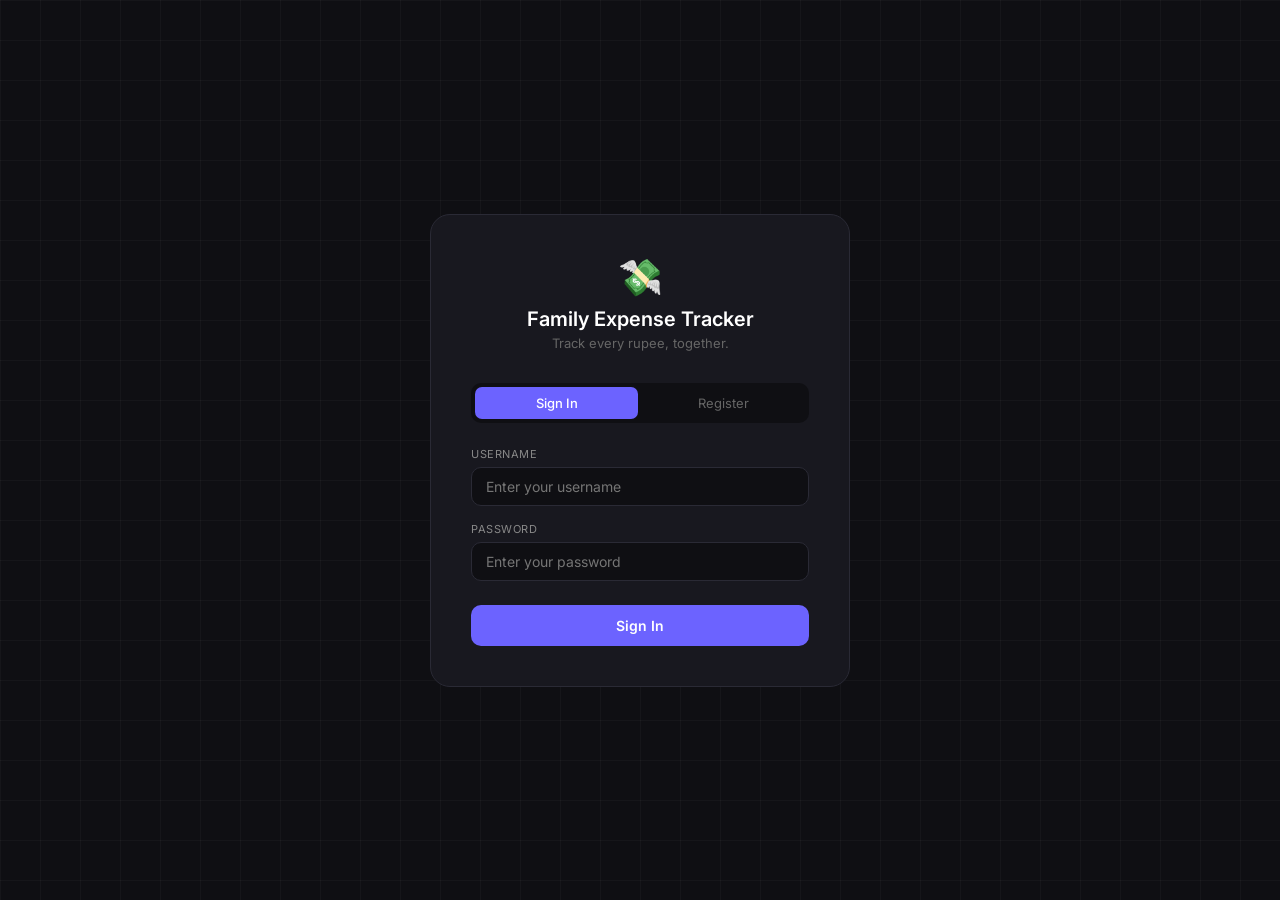
<file: templates/login.html>
<!DOCTYPE html>
<html lang="en">
<head>
  <meta charset="UTF-8"/>
  <meta name="viewport" content="width=device-width, initial-scale=1.0"/>
  <title>Login — Family Expense Tracker</title>
  <link href="https://fonts.googleapis.com/css2?family=Inter:wght@300;400;500;600&display=swap" rel="stylesheet"/>
  <style>
    *{box-sizing:border-box;margin:0;padding:0}
    body{background:#0f0f13;font-family:'Inter',sans-serif;min-height:100vh;display:flex;align-items:center;justify-content:center;color:#e8e8f0}
    .bg-grid{position:fixed;inset:0;background-image:linear-gradient(rgba(255,255,255,.03) 1px,transparent 1px),linear-gradient(90deg,rgba(255,255,255,.03) 1px,transparent 1px);background-size:40px 40px;pointer-events:none}
    .card{background:#18181f;border:1px solid #2a2a35;border-radius:20px;padding:2.5rem;width:100%;max-width:420px;position:relative;z-index:1}
    .logo{text-align:center;margin-bottom:2rem}
    .logo .icon{font-size:36px;display:block;margin-bottom:8px}
    .logo h1{font-size:20px;font-weight:600;color:#fff}
    .logo p{font-size:13px;color:#666;margin-top:4px}
    .tabs{display:flex;background:#0f0f13;border-radius:10px;padding:4px;margin-bottom:1.5rem;gap:4px}
    .tab-btn{flex:1;padding:8px;border:none;border-radius:7px;background:transparent;color:#666;font-size:13px;font-family:'Inter',sans-serif;cursor:pointer;transition:all .2s}
    .tab-btn.active{background:#6c63ff;color:#fff;font-weight:500}
    .reg-tabs{display:flex;background:#0f0f13;border-radius:8px;padding:3px;margin-bottom:1rem;gap:3px}
    .reg-tab{flex:1;padding:7px;border:none;border-radius:6px;background:transparent;color:#666;font-size:12px;font-family:'Inter',sans-serif;cursor:pointer;transition:all .2s}
    .reg-tab.active{background:#2a2a35;color:#e8e8f0;font-weight:500}
    .form-group{margin-bottom:1rem}
    .form-group label{display:block;font-size:11px;color:#888;text-transform:uppercase;letter-spacing:.5px;margin-bottom:6px}
    .form-group input,.form-group select{width:100%;padding:10px 14px;background:#0f0f13;border:1px solid #2a2a35;border-radius:10px;color:#e8e8f0;font-size:14px;font-family:'Inter',sans-serif;outline:none;transition:border-color .2s}
    .form-group input:focus{border-color:#6c63ff}
    .form-group select option{background:#0f0f13}
    .btn-submit{width:100%;padding:12px;background:#6c63ff;color:#fff;border:none;border-radius:10px;font-size:14px;font-weight:600;font-family:'Inter',sans-serif;cursor:pointer;margin-top:.5rem;transition:opacity .2s,transform .1s}
    .btn-submit:hover{opacity:.9}
    .btn-submit:active{transform:scale(.98)}
    .error{background:#2d1b1b;border:1px solid #5c2d2d;color:#ff6b6b;border-radius:8px;padding:10px 14px;font-size:13px;margin-bottom:1rem;display:none}
    .success{background:#1b2d1b;border:1px solid #2d5c2d;color:#6bff6b;border-radius:8px;padding:10px 14px;font-size:13px;margin-bottom:1rem;display:none}
    .invite-box{background:#1a1a2e;border:1px solid #6c63ff;border-radius:10px;padding:1rem;text-align:center;margin-bottom:1rem;display:none}
    .invite-box .invite-label{font-size:11px;color:#888;text-transform:uppercase;letter-spacing:.5px;margin-bottom:6px}
    .invite-box .invite-code{font-size:28px;font-weight:700;color:#6c63ff;letter-spacing:4px}
    .invite-box .invite-hint{font-size:11px;color:#666;margin-top:6px}
    #loginForm{display:block}
    #registerForm{display:none}
    #joinFields{display:block}
    #createFields{display:none}
  </style>
</head>
<body>
<div class="bg-grid"></div>
<div class="card">
  <div class="logo">
    <span class="icon">💸</span>
    <h1>Family Expense Tracker</h1>
    <p>Track every rupee, together.</p>
  </div>

  <div class="tabs">
    <button class="tab-btn active" onclick="showTab('login')">Sign In</button>
    <button class="tab-btn" onclick="showTab('register')">Register</button>
  </div>

  <div id="errorBox"   class="error"></div>
  <div id="successBox" class="success"></div>
  <div id="inviteBox"  class="invite-box">
    <div class="invite-label">Your Family Invite Code</div>
    <div class="invite-code" id="inviteCodeDisplay"></div>
    <div class="invite-hint">Share this code with family members so they can join</div>
  </div>

  <!-- Login -->
  <div id="loginForm">
    <div class="form-group">
      <label>Username</label>
      <input type="text" id="loginUsername" placeholder="Enter your username"/>
    </div>
    <div class="form-group">
      <label>Password</label>
      <input type="password" id="loginPassword" placeholder="Enter your password"/>
    </div>
    <button class="btn-submit" onclick="doLogin()">Sign In</button>
  </div>

  <!-- Register -->
  <div id="registerForm">
    <div class="form-group">
      <label>Full Name</label>
      <input type="text" id="regName" placeholder="e.g. Rahul Sharma"/>
    </div>
    <div class="form-group">
      <label>Username</label>
      <input type="text" id="regUsername" placeholder="Choose a username"/>
    </div>
    <div class="form-group">
      <label>Password</label>
      <input type="password" id="regPassword" placeholder="Min. 4 characters"/>
    </div>

    <div class="reg-tabs">
      <button class="reg-tab" onclick="showRegTab('join')">Join a Family</button>
      <button class="reg-tab active" onclick="showRegTab('create')">Create a Family</button>
    </div>

    <div id="joinFields">
      <div class="form-group">
        <label>Invite Code</label>
        <input type="text" id="regInviteCode" placeholder="Enter 6-digit invite code" style="text-transform:uppercase;letter-spacing:2px"/>
      </div>
    </div>

    <div id="createFields">
      <div class="form-group">
        <label>Family Name</label>
        <input type="text" id="regFamilyName" placeholder="e.g. The Sharmas"/>
      </div>
    </div>

    <button class="btn-submit" onclick="doRegister()">Create Account</button>
  </div>
</div>

<script>
var regAction = "create";

function showTab(tab) {
  document.getElementById("loginForm").style.display    = tab === "login"    ? "block" : "none";
  document.getElementById("registerForm").style.display = tab === "register" ? "block" : "none";
  document.querySelectorAll(".tab-btn").forEach(function(b, i) {
    b.classList.toggle("active", (i === 0 && tab === "login") || (i === 1 && tab === "register"));
  });
  hideMessages();
}

function showRegTab(action) {
  regAction = action;
  document.getElementById("joinFields").style.display   = action === "join"   ? "block" : "none";
  document.getElementById("createFields").style.display = action === "create" ? "block" : "none";
  document.querySelectorAll(".reg-tab").forEach(function(b, i) {
    b.classList.toggle("active", (i === 0 && action === "join") || (i === 1 && action === "create"));
  });
}

function showError(msg)   { var e = document.getElementById("errorBox");   e.textContent = msg; e.style.display = "block"; document.getElementById("successBox").style.display = "none"; document.getElementById("inviteBox").style.display = "none"; }
function showSuccess(msg) { var e = document.getElementById("successBox"); e.textContent = msg; e.style.display = "block"; document.getElementById("errorBox").style.display   = "none"; }
function hideMessages()   { document.getElementById("errorBox").style.display = "none"; document.getElementById("successBox").style.display = "none"; document.getElementById("inviteBox").style.display = "none"; }

async function doLogin() {
  var username = document.getElementById("loginUsername").value.trim();
  var password = document.getElementById("loginPassword").value.trim();
  if (!username || !password) return showError("Please fill in all fields");
  try {
    var res  = await fetch("/api/auth/login", { method: "POST", headers: {"Content-Type": "application/json"}, credentials: "include", body: JSON.stringify({username: username, password: password}) });
    var data = await res.json();
    if (res.ok) { window.location.href = "/"; }
    else        { showError(data.error); }
  } catch(err) { showError("Cannot connect to server. Is Flask running?"); }
}

async function doRegister() {
  var display_name = document.getElementById("regName").value.trim();
  var username     = document.getElementById("regUsername").value.trim();
  var password     = document.getElementById("regPassword").value.trim();
  var invite_code  = document.getElementById("regInviteCode") ? document.getElementById("regInviteCode").value.trim() : "";
  var family_name  = document.getElementById("regFamilyName") ? document.getElementById("regFamilyName").value.trim() : "";

  if (!display_name || !username || !password) return showError("Please fill in all fields");
  if (regAction === "join"   && !invite_code)  return showError("Enter the invite code");
  if (regAction === "create" && !family_name)  return showError("Enter a family name");

  try {
    var res  = await fetch("/api/auth/register", {
      method: "POST",
      headers: {"Content-Type": "application/json"},
      credentials: "include",
      body: JSON.stringify({ username: username, password: password, display_name: display_name, action: regAction, invite_code: invite_code, family_name: family_name })
    });
    var data = await res.json();
    if (res.ok) {
      if (data.invite_code) {
        document.getElementById("inviteCodeDisplay").textContent = data.invite_code;
        document.getElementById("inviteBox").style.display = "block";
        showSuccess("Family created! Share the invite code below with your family members.");
      } else {
        showSuccess("Joined family! You can now sign in.");
      }
      showTab("login");
    } else {
      showError(data.error);
    }
  } catch(err) { showError("Cannot connect to server. Is Flask running?"); }
}

document.addEventListener("keydown", function(e) {
  if (e.key === "Enter") {
    var isLogin = document.getElementById("loginForm").style.display !== "none";
    if (isLogin) doLogin(); else doRegister();
  }
});

showRegTab("create");
</script>
</body>
</html>
</file>
